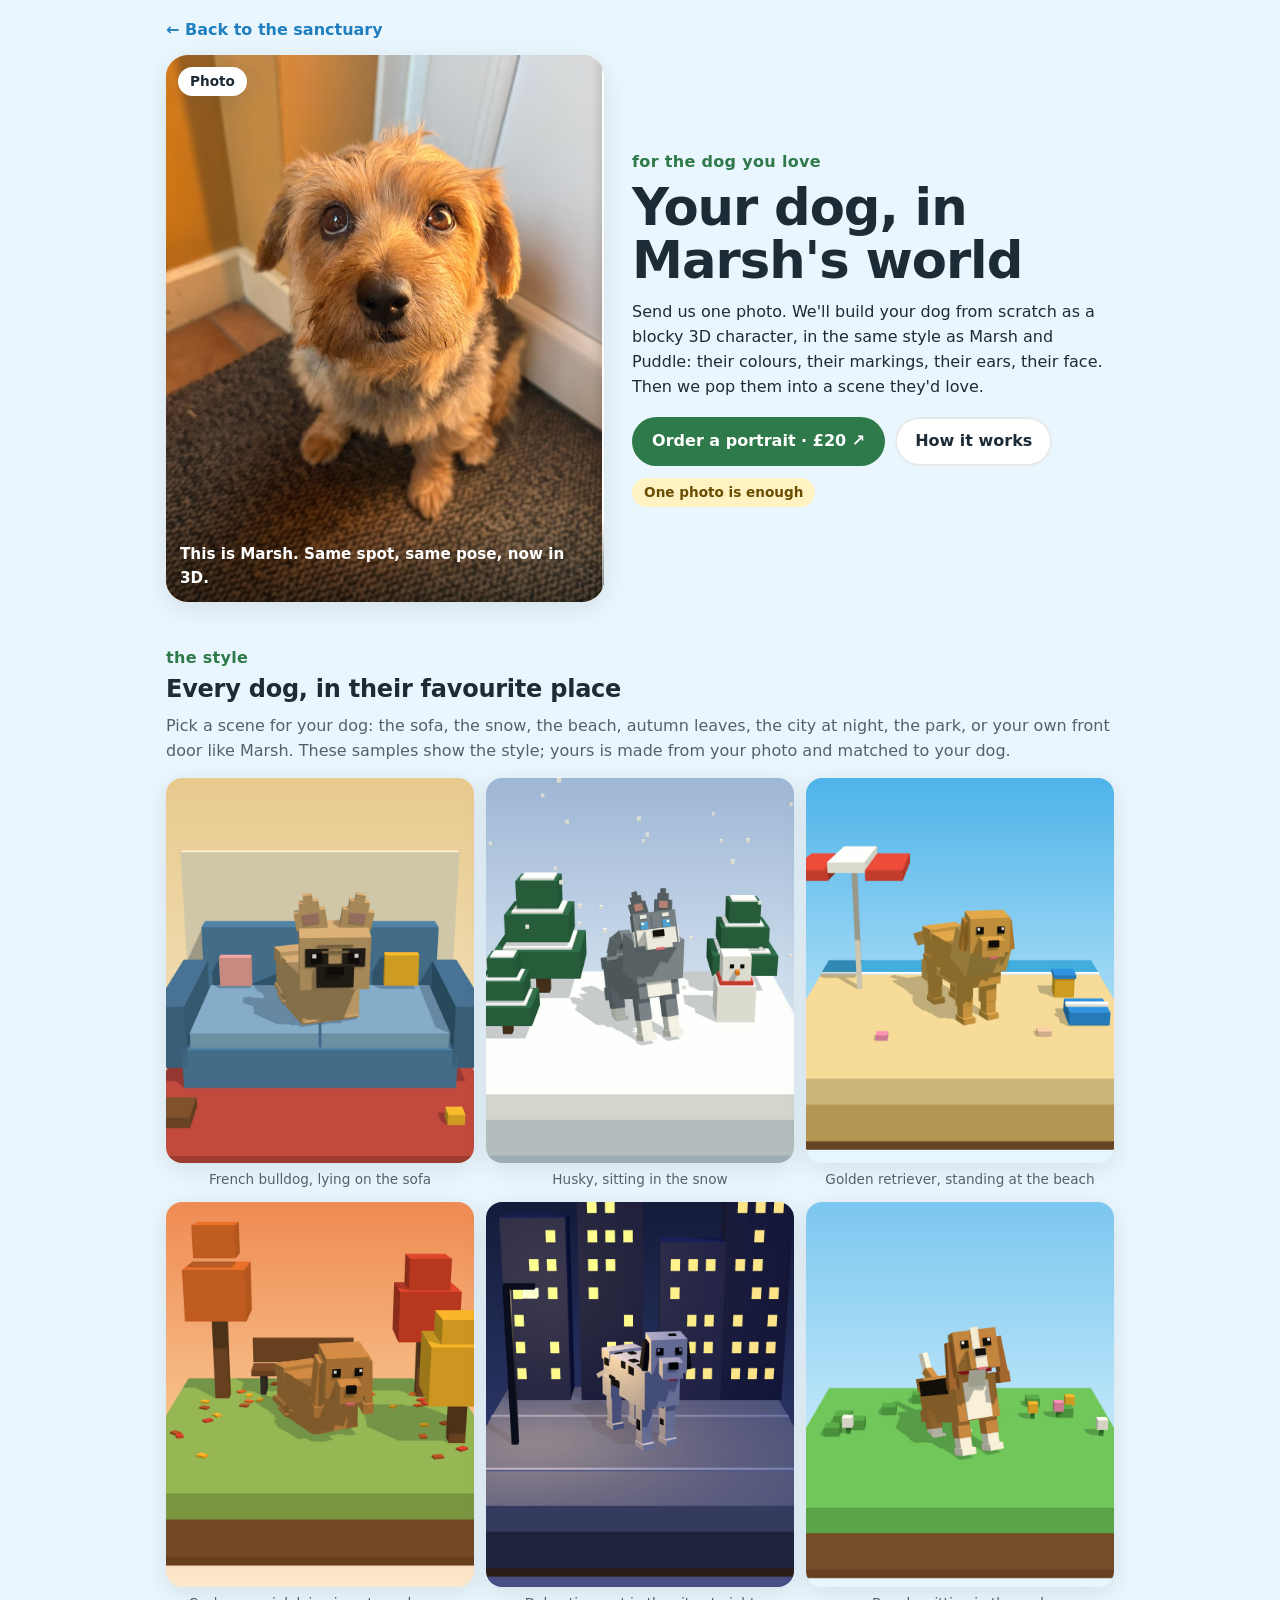
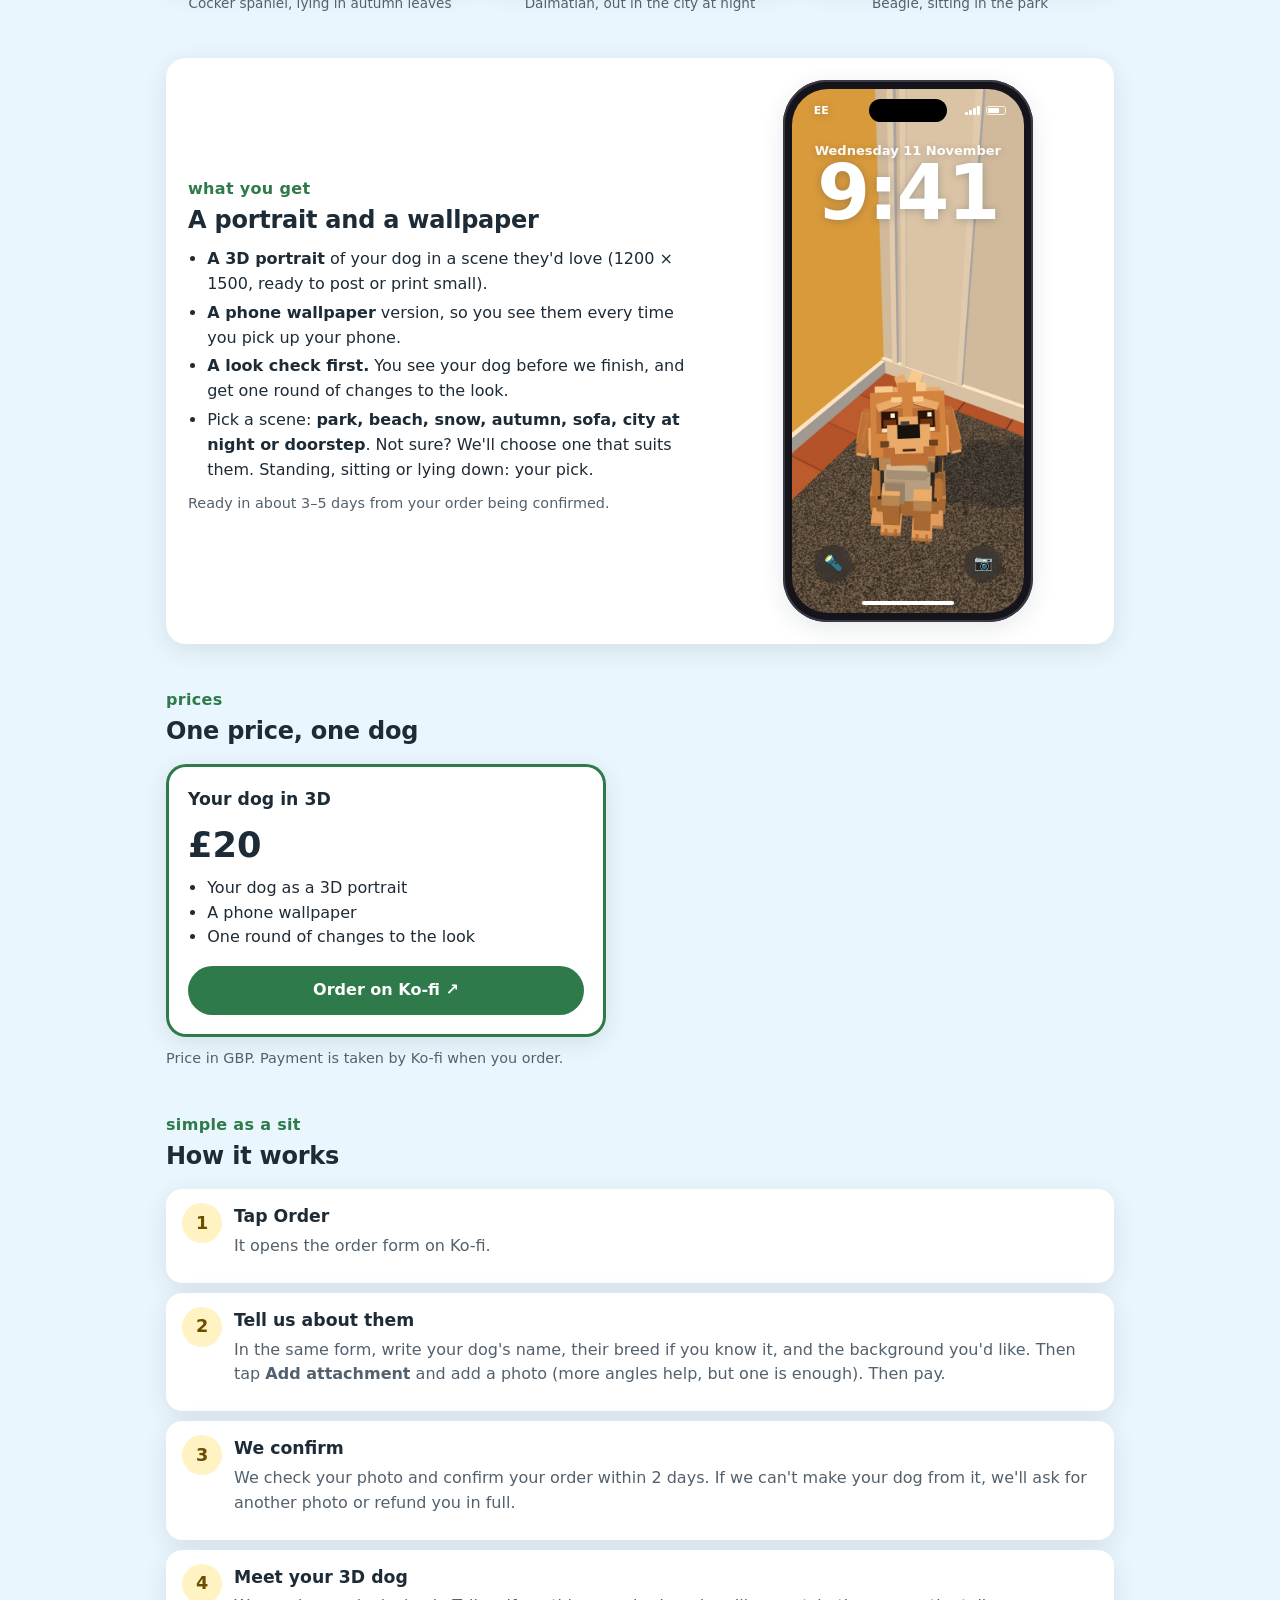
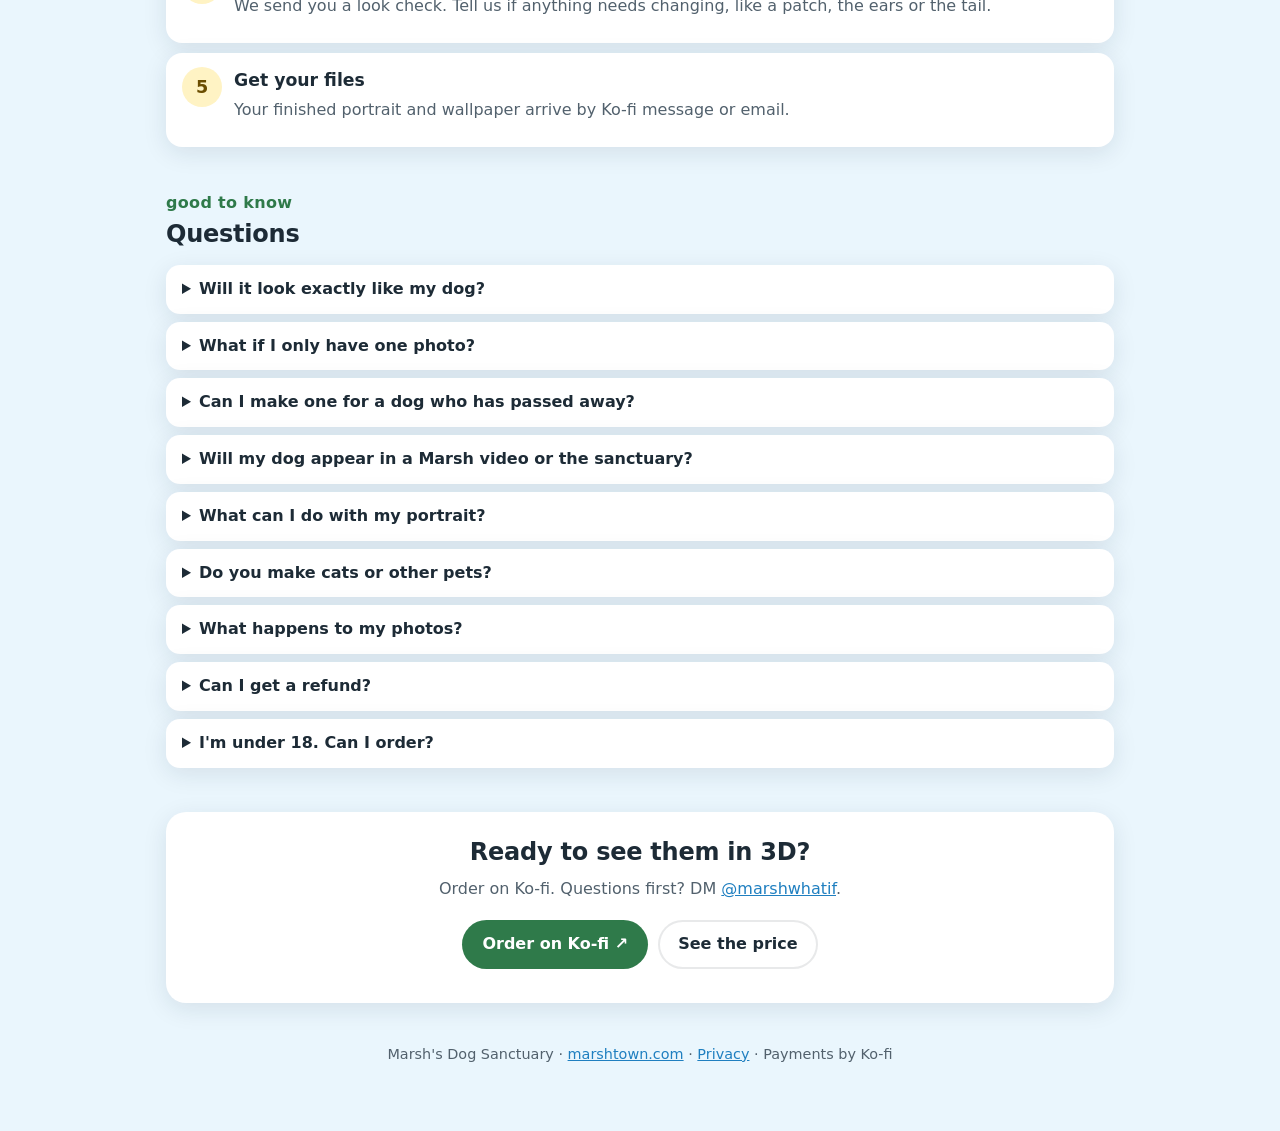
<file: portraits.html>
<!doctype html>
<html lang="en">
<head>
  <meta charset="utf-8">
  <meta name="viewport" content="width=device-width, initial-scale=1">
  <title>Your dog in 3D · Marsh's Dog Sanctuary</title>
  <meta name="description" content="Send one photo of your dog and we'll turn them into a blocky 3D portrait in Marsh's style, plus a phone wallpaper.">
  <meta property="og:title" content="Your dog, in Marsh's world">
  <meta property="og:description" content="One photo in, a blocky 3D portrait of your dog out. Made by hand by the Marsh What If team.">
  <meta property="og:image" content="https://marshtown.com/img/portraits/marsh-3d.jpg">
  <meta property="og:url" content="https://marshtown.com/portraits.html">
  <link rel="canonical" href="https://marshtown.com/portraits.html">
  <meta name="theme-color" content="#5bb8ea">
  <link rel="icon" href="img/favicon.png">
  <style>
    :root {
      --bg: #eaf6fd; --card: #ffffff; --ink: #1d2b36; --muted: #52616d; --line: rgba(29, 43, 54, 0.1);
      --green: #2f7a4a; --green-ink: #ffffff; --gold: #e8a800; --chip: #fff3c4; --chip-ink: #6b4d00; --accent: #1f7fc0;
      --shadow: 0 6px 24px rgba(20, 40, 60, 0.1);
    }
    @media (prefers-color-scheme: dark) {
      :root { --bg: #10202b; --card: #182c3a; --ink: #e8f1f7; --muted: #a9bac6; --line: rgba(232, 241, 247, 0.12);
        --green: #4fb877; --green-ink: #0d1f15; --chip: #3a3214; --chip-ink: #ffd877; --accent: #6cc0f5; --shadow: 0 6px 24px rgba(0, 0, 0, 0.35); }
    }
    * { box-sizing: border-box; }
    img { height: auto; max-width: 100%; }
    body { margin: 0; background: var(--bg); color: var(--ink);
      font: 16px/1.55 ui-rounded, "SF Pro Rounded", "Nunito", system-ui, -apple-system, "Segoe UI", Roboto, sans-serif; }
    main { max-width: 980px; margin: 0 auto; padding: 18px 16px 56px; }
    a { color: var(--accent); }
    .back { display: inline-block; margin-bottom: 12px; font-weight: 700; text-decoration: none; }
    h1 { font-size: clamp(2rem, 6vw, 3.2rem); line-height: 1.05; margin: 6px 0 12px; letter-spacing: -0.02em; }
    h2 { font-size: 1.5rem; margin: 0 0 6px; letter-spacing: -0.01em; }
    h3 { font-size: 1.08rem; margin: 0 0 4px; }
    p { margin: 0 0 10px; }
    .muted { color: var(--muted); }
    .small { font-size: 0.9rem; }
    .kicker { color: var(--green); font-weight: 800; text-transform: lowercase; letter-spacing: 0.02em; margin: 0; }
    section { margin-top: 44px; }
    .card { background: var(--card); border-radius: 20px; padding: 22px; box-shadow: var(--shadow); }

    .hero { display: grid; grid-template-columns: 1fr 1.1fr; gap: 28px; align-items: center; }
    .btns { display: flex; flex-wrap: wrap; gap: 10px; margin: 18px 0 12px; }
    .btn { display: inline-flex; align-items: center; gap: 8px; padding: 12px 20px; border-radius: 999px; font-weight: 800; text-decoration: none; }
    .btn.primary { background: var(--green); color: var(--green-ink); }
    .btn.ghost { background: var(--card); color: var(--ink); box-shadow: inset 0 0 0 2px var(--line); }
    .chips { display: flex; flex-wrap: wrap; gap: 8px; }
    .chip { background: var(--chip); color: var(--chip-ink); border-radius: 999px; padding: 4px 12px; font-size: 0.85rem; font-weight: 700; }

    .gallery { display: grid; grid-template-columns: repeat(3, 1fr); gap: 12px; margin-top: 14px; }
    .gallery figure { margin: 0; }
    .gallery img { width: 100%; display: block; border-radius: 16px; aspect-ratio: 4 / 5; object-fit: cover; box-shadow: var(--shadow); }
    .gallery figcaption { font-size: 0.85rem; color: var(--muted); margin-top: 6px; text-align: center; }

    .get { display: grid; grid-template-columns: 1.4fr 1fr; gap: 20px; align-items: center; }
    .get ul { margin: 8px 0 0; padding-left: 1.2em; }
    .get li { margin: 4px 0; }
    .phone { position: relative; justify-self: center; width: 250px; aspect-ratio: 9 / 19.5; border-radius: 44px; padding: 9px; background: #15141b; box-shadow: var(--shadow), inset 0 0 0 2px #3a3946; }
    .phone img { width: 100%; height: 100%; display: block; border-radius: 36px; object-fit: cover; object-position: 50% 50%; }
    .lock { position: absolute; inset: 9px; border-radius: 36px; overflow: hidden; color: #fff; text-shadow: 0 1px 8px rgba(0, 40, 80, 0.25); font-family: -apple-system, "SF Pro Display", system-ui, sans-serif; }
    .island { position: absolute; top: 10px; left: 50%; transform: translateX(-50%); width: 78px; height: 23px; border-radius: 14px; background: #000; }
    .status { position: absolute; top: 13px; left: 22px; right: 18px; display: flex; align-items: center; gap: 6px; font-size: 11px; font-weight: 600; }
    .status span:first-child { margin-right: auto; }
    .sig { display: flex; align-items: flex-end; gap: 1.5px; height: 9px; }
    .sig i { width: 2.5px; background: #fff; border-radius: 1px; }
    .sig i:nth-child(1) { height: 3px; } .sig i:nth-child(2) { height: 5px; } .sig i:nth-child(3) { height: 7px; } .sig i:nth-child(4) { height: 9px; }
    .bat { width: 20px; height: 9px; border: 1px solid rgba(255, 255, 255, 0.8); border-radius: 3px; padding: 1px; }
    .bat b { display: block; width: 72%; height: 100%; background: #fff; border-radius: 1px; }
    .date { position: absolute; top: 52px; width: 100%; text-align: center; font-size: 13px; font-weight: 600; opacity: 0.95; }
    .time { position: absolute; top: 64px; width: 100%; text-align: center; font-size: 76px; font-weight: 700; letter-spacing: -2px; line-height: 1.05; }
    .quick { position: absolute; bottom: 30px; left: 22px; right: 22px; display: flex; justify-content: space-between; }
    .quick span { width: 38px; height: 38px; border-radius: 50%; display: grid; place-items: center; font-size: 15px; background: rgba(20, 30, 40, 0.35); backdrop-filter: blur(8px); -webkit-backdrop-filter: blur(8px); }
    .bar { position: absolute; bottom: 8px; left: 50%; transform: translateX(-50%); width: 92px; height: 4px; border-radius: 3px; background: #fff; }

    .compare { position: relative; margin: 0; border-radius: 22px; overflow: hidden; box-shadow: var(--shadow); aspect-ratio: 4 / 5; background: #e9b64f; }
    .compare img { position: absolute; inset: 0; width: 100%; height: 100%; object-fit: cover; }
    .c-3d { clip-path: inset(0 0 0 100%); animation: wipe 7s ease-in-out infinite; }
    .c-line { position: absolute; top: 0; bottom: 0; width: 4px; margin-left: -2px; background: #fff; box-shadow: 0 0 12px rgba(0, 0, 0, 0.35); left: 100%; animation: line 7s ease-in-out infinite; }
    .c-tag { position: absolute; top: 12px; background: var(--card); color: var(--ink); border-radius: 999px; padding: 4px 12px; font-weight: 800; font-size: 0.85rem; box-shadow: var(--shadow); }
    .c-tag-photo { left: 12px; animation: tagA 7s ease-in-out infinite; }
    .c-tag-3d { right: 12px; opacity: 0; animation: tagB 7s ease-in-out infinite; }
    .compare figcaption { position: absolute; left: 0; right: 0; bottom: 0; padding: 26px 14px 12px; color: #fff; font-weight: 700; font-size: 0.95rem; background: linear-gradient(transparent, rgba(0, 0, 0, 0.55)); }
    @keyframes wipe { 0%, 22% { clip-path: inset(0 0 0 100%); } 42%, 78% { clip-path: inset(0 0 0 0); } 96%, 100% { clip-path: inset(0 0 0 100%); } }
    @keyframes line { 0%, 22% { left: 100%; opacity: 0; } 24% { opacity: 1; } 42% { left: 0%; opacity: 1; } 44%, 76% { left: 0%; opacity: 0; } 78% { left: 0%; opacity: 1; } 96% { left: 100%; opacity: 1; } 98%, 100% { left: 100%; opacity: 0; } }
    @keyframes tagA { 0%, 30% { opacity: 1; } 38%, 86% { opacity: 0; } 94%, 100% { opacity: 1; } }
    @keyframes tagB { 0%, 34% { opacity: 0; } 42%, 80% { opacity: 1; } 88%, 100% { opacity: 0; } }
    @media (prefers-reduced-motion: reduce) {
      .c-3d, .c-line, .c-tag-photo, .c-tag-3d { animation: none; }
      .c-3d { clip-path: inset(0 0 0 50%); } .c-line { left: 50%; } .c-tag-3d { opacity: 1; }
    }

    .prices { display: grid; grid-template-columns: minmax(0, 440px); gap: 14px; margin-top: 14px; }
    .price { display: flex; flex-direction: column; gap: 6px; }
    .price.best { box-shadow: var(--shadow), inset 0 0 0 3px var(--green); }
    .price .tag { align-self: flex-start; background: var(--green); color: var(--green-ink); border-radius: 999px; padding: 2px 10px; font-size: 0.78rem; font-weight: 800; }
    .amount { font-size: 2.2rem; font-weight: 800; line-height: 1; margin: 4px 0; }
    .price ul { margin: 4px 0 10px; padding-left: 1.2em; }
    .price .btn { justify-content: center; margin-top: auto; }

    .steps { list-style: none; padding: 0; margin: 14px 0 0; display: grid; gap: 10px; counter-reset: s; }
    .steps li { counter-increment: s; display: grid; grid-template-columns: 40px 1fr; gap: 12px; align-items: start; background: var(--card); border-radius: 16px; padding: 14px 16px; box-shadow: var(--shadow); }
    .steps li::before { content: counter(s); width: 40px; height: 40px; border-radius: 50%; display: grid; place-items: center; background: var(--chip); color: var(--chip-ink); font-weight: 800; font-size: 1.1rem; }

    details { background: var(--card); border-radius: 14px; padding: 12px 16px; box-shadow: var(--shadow); margin-top: 8px; }
    summary { cursor: pointer; font-weight: 700; }
    details p, details ul { margin: 8px 0 0; }
    .faq { margin-top: 12px; }
    .end { text-align: center; }
    .end .btns { justify-content: center; }
    footer { margin-top: 40px; text-align: center; }

    @media (max-width: 760px) {
      .hero, .get { grid-template-columns: 1fr; }
      .compare { max-width: 420px; margin: 0 auto; width: 100%; }
      .gallery { grid-template-columns: repeat(2, 1fr); }
      .prices { grid-template-columns: 1fr; }
    }
  </style>
</head>
<body>
<main>
  <a class="back" href="./">← Back to the sanctuary</a>

  <div class="hero">
    <figure class="compare" aria-label="Marsh's photo turning into his 3D portrait">
      <img class="c-photo" src="img/portraits/marsh-photo.jpg" alt="Photo of Marsh, a scruffy ginger terrier with a dark back, sitting on a doormat and looking up" width="800" height="1000">
      <img class="c-3d" src="img/portraits/marsh-3d.jpg" alt="Marsh remade as a blocky 3D character in the same spot and pose, with a Marsh name bubble above his head" width="800" height="1000">
      <span class="c-line" aria-hidden="true"></span>
      <span class="c-tag c-tag-photo">Photo</span><span class="c-tag c-tag-3d">In 3D</span>
      <figcaption>This is Marsh. Same spot, same pose, now in 3D.</figcaption>
    </figure>
    <div>
      <p class="kicker">for the dog you love</p>
      <h1>Your dog, in Marsh's world</h1>
      <p>Send us one photo. We'll build your dog from scratch as a blocky 3D character, in the same style as Marsh and Puddle: their colours, their markings, their ears, their face. Then we pop them into a scene they'd love.</p>
      <div class="btns">
        <a class="btn primary" data-order href="#">Order a portrait · £20 ↗</a>
        <a class="btn ghost" href="#how">How it works</a>
      </div>
      <div class="chips">
        <span class="chip">One photo is enough</span>
      </div>
    </div>
  </div>

  <section>
    <p class="kicker">the style</p>
    <h2>Every dog, in their favourite place</h2>
    <p class="muted">Pick a scene for your dog: the sofa, the snow, the beach, autumn leaves, the city at night, the park, or your own front door like Marsh. These samples show the style; yours is made from your photo and matched to your dog.</p>
    <div class="gallery">
      <figure><img src="img/portraits/frenchie.jpg" alt="Blocky 3D French bulldog lying on a blue sofa" loading="lazy" width="800" height="1000"><figcaption>French bulldog, lying on the sofa</figcaption></figure>
      <figure><img src="img/portraits/husky.jpg" alt="Blocky 3D husky sitting in the snow by pine trees and a snowman" loading="lazy" width="800" height="1000"><figcaption>Husky, sitting in the snow</figcaption></figure>
      <figure><img src="img/portraits/golden.jpg" alt="Blocky 3D golden retriever on sand by the sea under a red and white umbrella" loading="lazy" width="800" height="1000"><figcaption>Golden retriever, standing at the beach</figcaption></figure>
      <figure><img src="img/portraits/cocker.jpg" alt="Blocky 3D cocker spaniel lying among autumn trees and fallen leaves" loading="lazy" width="800" height="1000"><figcaption>Cocker spaniel, lying in autumn leaves</figcaption></figure>
      <figure><img src="img/portraits/dalmatian.jpg" alt="Blocky 3D dalmatian on a city pavement at night with lit windows" loading="lazy" width="800" height="1000"><figcaption>Dalmatian, out in the city at night</figcaption></figure>
      <figure><img src="img/portraits/beagle.jpg" alt="Blocky 3D beagle sitting on grass with flowers" loading="lazy" width="800" height="1000"><figcaption>Beagle, sitting in the park</figcaption></figure>
    </div>
  </section>

  <section class="card get">
    <div>
      <p class="kicker">what you get</p>
      <h2>A portrait and a wallpaper</h2>
      <ul>
        <li><b>A 3D portrait</b> of your dog in a scene they'd love (1200 × 1500, ready to post or print small).</li>
        <li><b>A phone wallpaper</b> version, so you see them every time you pick up your phone.</li>
        <li><b>A look check first.</b> You see your dog before we finish, and get one round of changes to the look.</li>
        <li>Pick a scene: <b>park, beach, snow, autumn, sofa, city at night or doorstep</b>. Not sure? We'll choose one that suits them. Standing, sitting or lying down: your pick.</li>
      </ul>
      <p class="muted small" style="margin-top:10px">Ready in about 3–5 days from your order being confirmed.</p>
    </div>
    <div class="phone" aria-label="Your portrait as a phone lock screen">
      <img src="img/portraits/wallpaper-marsh.jpg" alt="Lock screen wallpaper of 3D Marsh sitting on his doormat in the corner by the door" loading="lazy" width="600" height="1300">
      <div class="lock" aria-hidden="true">
        <div class="island"></div>
        <div class="status"><span>EE</span><span class="sig"><i></i><i></i><i></i><i></i></span><span class="bat"><b></b></span></div>
        <div class="date">Wednesday 11 November</div>
        <div class="time">9:41</div>
        <div class="quick"><span>🔦</span><span>📷</span></div>
        <div class="bar"></div>
      </div>
    </div>
  </section>

  <section id="prices">
    <p class="kicker">prices</p>
    <h2>One price, one dog</h2>
    <div class="prices">
      <div class="card price best">
        <h3>Your dog in 3D</h3>
        <div class="amount" data-price="one">£20</div>
        <ul>
          <li>Your dog as a 3D portrait</li>
          <li>A phone wallpaper</li>
          <li>One round of changes to the look</li>
        </ul>
        <a class="btn primary" data-order href="#">Order on Ko-fi ↗</a>
      </div>
    </div>
    <p class="muted small" style="margin-top:10px">Price in GBP. Payment is taken by Ko-fi when you order.</p>
  </section>

  <section id="how">
    <p class="kicker">simple as a sit</p>
    <h2>How it works</h2>
    <ol class="steps">
      <li><div><h3>Tap Order</h3><p class="muted">It opens the order form on Ko-fi.</p></div></li>
      <li><div><h3>Tell us about them</h3><p class="muted">In the same form, write your dog's name, their breed if you know it, and the background you'd like. Then tap <b>Add attachment</b> and add a photo (more angles help, but one is enough). Then pay.</p></div></li>
      <li><div><h3>We confirm</h3><p class="muted">We check your photo and confirm your order within 2 days. If we can't make your dog from it, we'll ask for another photo or refund you in full.</p></div></li>
      <li><div><h3>Meet your 3D dog</h3><p class="muted">We send you a look check. Tell us if anything needs changing, like a patch, the ears or the tail.</p></div></li>
      <li><div><h3>Get your files</h3><p class="muted">Your finished portrait and wallpaper arrive by Ko-fi message or email.</p></div></li>
    </ol>
  </section>

  <section>
    <p class="kicker">good to know</p>
    <h2>Questions</h2>
    <div class="faq">
      <details><summary>Will it look exactly like my dog?</summary>
        <p>It will look like your dog in Marsh's blocky style: their colours, markings, ear shape, size and face, built from your photo. It's a cute 3D character rather than a photo-realistic copy, and you get a look check with one round of changes so you can get it right.</p></details>
      <details><summary>What if I only have one photo?</summary>
        <p>One clear photo is enough. Daylight, their whole body, and their face visible works best. Extra angles help us get the markings right.</p></details>
      <details><summary>Can I make one for a dog who has passed away?</summary>
        <p>Yes, and we'll take extra care with it. Old or blurry photos are fine. Send what you have.</p></details>
      <details><summary>Will my dog appear in a Marsh video or the sanctuary?</summary>
        <p>Not unless you ask. Your portrait is just for you. If you'd love your dog to appear on <a href="https://www.instagram.com/marshwhatif/" target="_blank" rel="noopener">@marshwhatif</a>, say so in the order form.</p></details>
      <details><summary>What can I do with my portrait?</summary>
        <p>Anything personal: your phone, your profile picture, posts, printing it for your wall, or giving it as a gift. Please don't sell it or put it on things you sell. We may show it as an example only if you've said yes.</p></details>
      <details><summary>Do you make cats or other pets?</summary>
        <p>No. We only make dogs, and we always will. Dogs are what Marsh knows best.</p></details>
      <details><summary>What happens to my photos?</summary>
        <p>We use them only to make your portrait. We delete them within 30 days of sending your finished files. See our <a href="privacy.html">privacy policy</a>.</p></details>
      <details><summary>Can I get a refund?</summary>
        <ul>
          <li>Your portrait is made just for you, so once we've started it you can't cancel for a change of mind. When you order, you ask us to start straight away and agree that you lose your 14-day right to cancel once we begin.</li>
          <li>We <b>will</b> refund you in full if we can't make your dog from your photos, if we haven't sent your look check within 14 days, or if your finished portrait isn't as described and we can't fix it.</li>
          <li>To ask, message us on Ko-fi or DM <a href="https://www.instagram.com/marshwhatif/" target="_blank" rel="noopener">@marshwhatif</a> with your receipt. Your legal rights aren't affected.</li>
        </ul></details>
      <details><summary>I'm under 18. Can I order?</summary>
        <p>Please ask a parent or guardian first. They can order for you.</p></details>
    </div>
  </section>

  <section class="card end">
    <h2>Ready to see them in 3D?</h2>
    <p class="muted">Order on Ko-fi. Questions first? DM <a href="https://www.instagram.com/marshwhatif/" target="_blank" rel="noopener">@marshwhatif</a>.</p>
    <div class="btns">
      <a class="btn primary" data-order href="#">Order on Ko-fi ↗</a>
      <a class="btn ghost" href="#prices">See the price</a>
    </div>
  </section>

  <footer class="muted small">
    <p>Marsh's Dog Sanctuary · <a href="./">marshtown.com</a> · <a href="privacy.html">Privacy</a> · Payments by Ko-fi</p>
  </footer>
</main>
<script>
  // Set this to the Ko-fi commissions page once the portrait is listed there.
  const ORDER_URL = "https://ko-fi.com/c/59d9643cb3";
  document.querySelectorAll("[data-order]").forEach((a) => {
    if (a.getAttribute("href") === "#") { a.href = ORDER_URL; a.target = "_blank"; a.rel = "noopener"; }
  });
</script>
  <script type="module" src="https://static.cloudflareinsights.com/beacon.min.js" data-cf-beacon='{"token": "b8894d998475450e940ced54ff0926d3"}'></script>
</body>
</html>
</file>
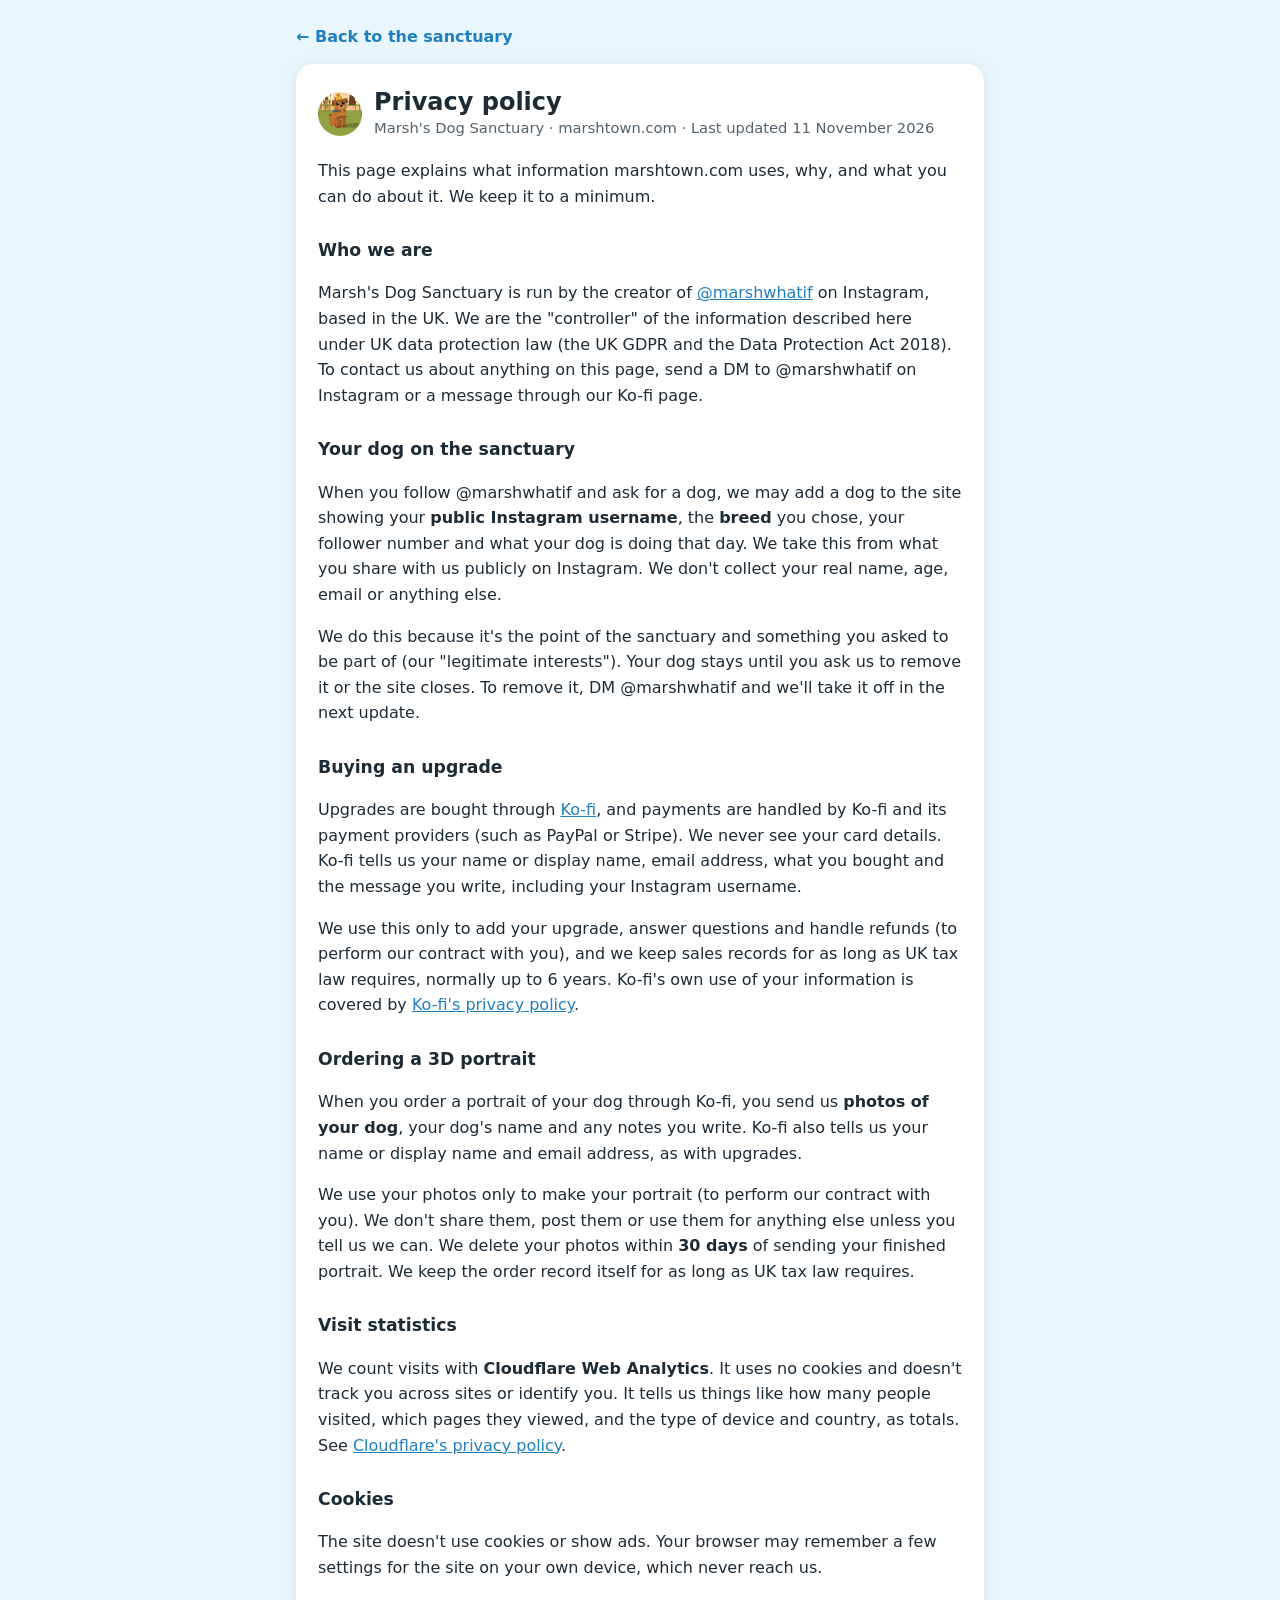
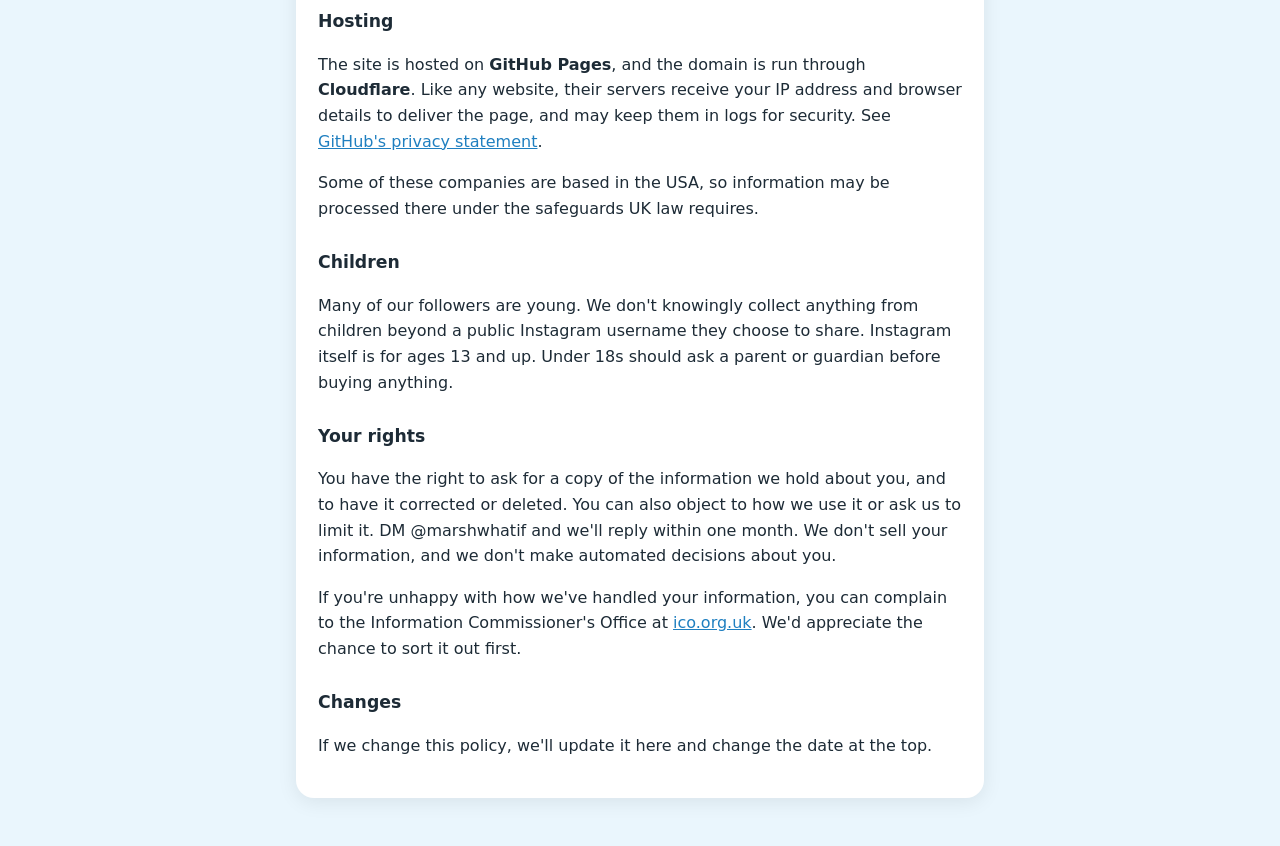
<file: privacy.html>
<!doctype html>
<html lang="en">
<head>
  <meta charset="utf-8">
  <meta name="viewport" content="width=device-width, initial-scale=1">
  <title>Privacy policy · Marsh's Dog Sanctuary</title>
  <meta name="description" content="How Marsh's Dog Sanctuary (marshtown.com) uses information.">
  <link rel="canonical" href="https://marshtown.com/privacy.html">
  <link rel="icon" href="img/favicon.png">
  <style>
    :root { --bg: #eaf6fd; --card: #ffffff; --ink: #1d2b36; --muted: #52616d; --accent: #1f7fc0; }
    @media (prefers-color-scheme: dark) { :root { --bg: #10202b; --card: #182c3a; --ink: #e8f1f7; --muted: #a9bac6; --accent: #6cc0f5; } }
    * { box-sizing: border-box; }
    body { margin: 0; background: var(--bg); color: var(--ink); font: 16px/1.6 system-ui, -apple-system, "Segoe UI", Roboto, sans-serif; }
    main { max-width: 720px; margin: 0 auto; padding: 24px 16px 48px; }
    .card { background: var(--card); border-radius: 18px; padding: 24px 22px; box-shadow: 0 4px 20px rgba(0,0,0,.08); }
    header { display: flex; align-items: center; gap: 12px; margin-bottom: 18px; }
    header img { width: 44px; height: 44px; border-radius: 50%; }
    h1 { font-size: 1.5rem; margin: 0; line-height: 1.2; }
    h2 { font-size: 1.08rem; margin: 1.6em 0 .3em; }
    p, li { color: var(--ink); }
    .muted { color: var(--muted); font-size: .92rem; }
    a { color: var(--accent); }
    ul { padding-left: 1.2em; }
    .back { display: inline-block; margin-bottom: 14px; font-weight: 600; text-decoration: none; }
  </style>
</head>
<body>
<main>
  <a class="back" href="./">← Back to the sanctuary</a>
  <div class="card">
    <header>
      <img src="img/marsh.png" alt="">
      <div>
        <h1>Privacy policy</h1>
        <div class="muted">Marsh's Dog Sanctuary · marshtown.com · Last updated 11 November 2026</div>
      </div>
    </header>

    <p>This page explains what information marshtown.com uses, why, and what you can do about it. We keep it to a minimum.</p>

    <h2>Who we are</h2>
    <p>Marsh's Dog Sanctuary is run by the creator of <a href="https://www.instagram.com/marshwhatif/" target="_blank" rel="noopener">@marshwhatif</a> on Instagram, based in the UK. We are the "controller" of the information described here under UK data protection law (the UK GDPR and the Data Protection Act 2018). To contact us about anything on this page, send a DM to @marshwhatif on Instagram or a message through our Ko-fi page.</p>

    <h2>Your dog on the sanctuary</h2>
    <p>When you follow @marshwhatif and ask for a dog, we may add a dog to the site showing your <b>public Instagram username</b>, the <b>breed</b> you chose, your follower number and what your dog is doing that day. We take this from what you share with us publicly on Instagram. We don't collect your real name, age, email or anything else.</p>
    <p>We do this because it's the point of the sanctuary and something you asked to be part of (our "legitimate interests"). Your dog stays until you ask us to remove it or the site closes. To remove it, DM @marshwhatif and we'll take it off in the next update.</p>

    <h2>Buying an upgrade</h2>
    <p>Upgrades are bought through <a href="https://ko-fi.com" target="_blank" rel="noopener">Ko-fi</a>, and payments are handled by Ko-fi and its payment providers (such as PayPal or Stripe). We never see your card details. Ko-fi tells us your name or display name, email address, what you bought and the message you write, including your Instagram username.</p>
    <p>We use this only to add your upgrade, answer questions and handle refunds (to perform our contract with you), and we keep sales records for as long as UK tax law requires, normally up to 6 years. Ko-fi's own use of your information is covered by <a href="https://more.ko-fi.com/privacy" target="_blank" rel="noopener">Ko-fi's privacy policy</a>.</p>

    <h2>Ordering a 3D portrait</h2>
    <p>When you order a portrait of your dog through Ko-fi, you send us <b>photos of your dog</b>, your dog's name and any notes you write. Ko-fi also tells us your name or display name and email address, as with upgrades.</p>
    <p>We use your photos only to make your portrait (to perform our contract with you). We don't share them, post them or use them for anything else unless you tell us we can. We delete your photos within <b>30 days</b> of sending your finished portrait. We keep the order record itself for as long as UK tax law requires.</p>

    <h2>Visit statistics</h2>
    <p>We count visits with <b>Cloudflare Web Analytics</b>. It uses no cookies and doesn't track you across sites or identify you. It tells us things like how many people visited, which pages they viewed, and the type of device and country, as totals. See <a href="https://www.cloudflare.com/privacypolicy/" target="_blank" rel="noopener">Cloudflare's privacy policy</a>.</p>

    <h2>Cookies</h2>
    <p>The site doesn't use cookies or show ads. Your browser may remember a few settings for the site on your own device, which never reach us.</p>

    <h2>Hosting</h2>
    <p>The site is hosted on <b>GitHub Pages</b>, and the domain is run through <b>Cloudflare</b>. Like any website, their servers receive your IP address and browser details to deliver the page, and may keep them in logs for security. See <a href="https://docs.github.com/en/site-policy/privacy-policies/github-general-privacy-statement" target="_blank" rel="noopener">GitHub's privacy statement</a>.</p>
    <p>Some of these companies are based in the USA, so information may be processed there under the safeguards UK law requires.</p>

    <h2>Children</h2>
    <p>Many of our followers are young. We don't knowingly collect anything from children beyond a public Instagram username they choose to share. Instagram itself is for ages 13 and up. Under 18s should ask a parent or guardian before buying anything.</p>

    <h2>Your rights</h2>
    <p>You have the right to ask for a copy of the information we hold about you, and to have it corrected or deleted. You can also object to how we use it or ask us to limit it. DM @marshwhatif and we'll reply within one month. We don't sell your information, and we don't make automated decisions about you.</p>
    <p>If you're unhappy with how we've handled your information, you can complain to the Information Commissioner's Office at <a href="https://ico.org.uk/make-a-complaint/" target="_blank" rel="noopener">ico.org.uk</a>. We'd appreciate the chance to sort it out first.</p>

    <h2>Changes</h2>
    <p>If we change this policy, we'll update it here and change the date at the top.</p>
  </div>
</main>
</body>
</html>
</file>
